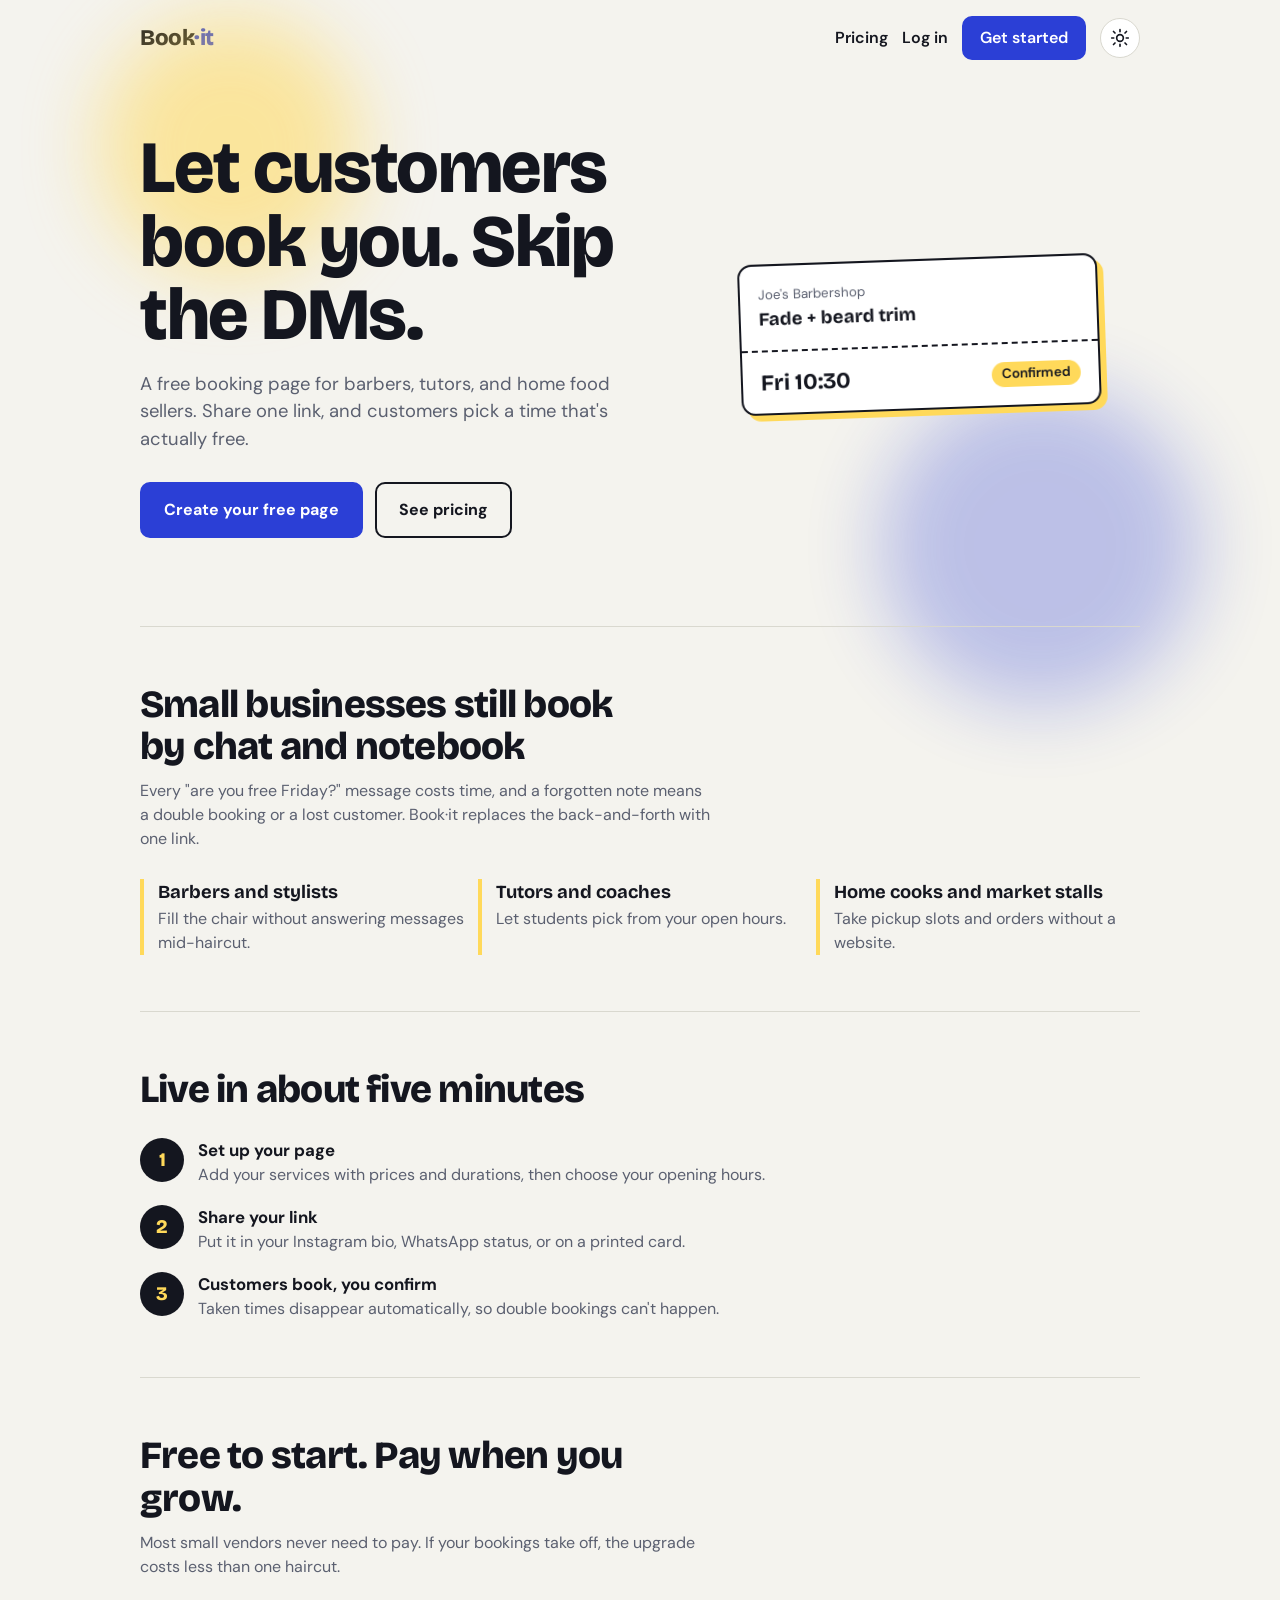
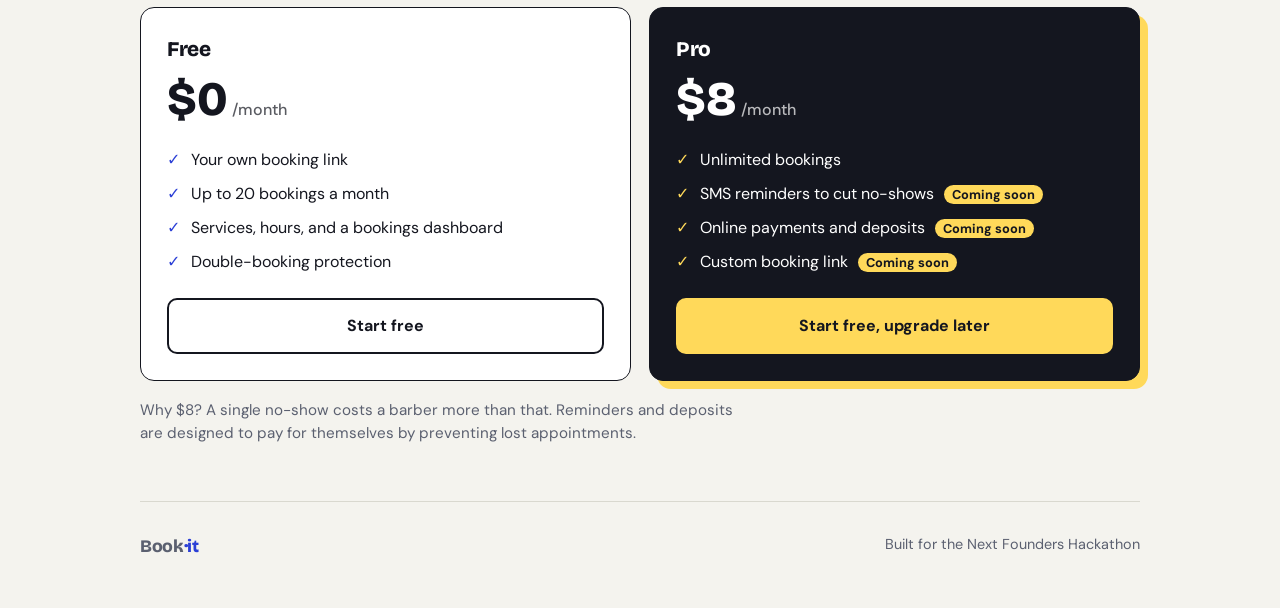
<file: index.html>
<!DOCTYPE html>
<html lang="en">
<head>
  <script>try{var t=localStorage.getItem("bookit-theme");if(t)document.documentElement.dataset.theme=t;}catch(e){}</script>
  <meta charset="UTF-8" />
  <meta name="viewport" content="width=device-width, initial-scale=1, viewport-fit=cover" />
  <meta name="theme-color" content="#f4f3ee" />
  <title>Book·it: a booking page for your small business</title>
  <meta name="description" content="Get a free booking page for your barbershop, tutoring, or food business. Share one link and let customers pick a time." />
  <link rel="preconnect" href="https://fonts.googleapis.com" />
  <link rel="preconnect" href="https://fonts.gstatic.com" crossorigin />
  <link href="https://fonts.googleapis.com/css2?family=Bricolage+Grotesque:wght@700;800&family=DM+Sans:wght@400;500;600;700&display=swap" rel="stylesheet" />
  <link rel="icon" type="image/svg+xml" href="favicon.svg" />
  <link rel="manifest" href="manifest.json" />
  <link rel="apple-touch-icon" href="icon-192.png" />
  <meta name="apple-mobile-web-app-capable" content="yes" />
  <meta name="apple-mobile-web-app-status-bar-style" content="black-translucent" />
  <link rel="stylesheet" href="style.css" />
</head>
<body>
  <div id="splash" class="splash" aria-hidden="true">
    <div class="splash-ring"></div>
    <span class="splash-word">Book<span class="dot">·</span>it</span>
  </div>
  <div class="land">
    <nav class="nav">
      <div class="wordmark">Book<span>·it</span></div>
      <div class="links">
        <a href="#pricing">Pricing</a>
        <a href="login.html">Log in</a>
        <a class="btn-a" href="login.html">Get started</a>
        <span id="theme-slot"></span>
      </div>
    </nav>

    <header class="hero">
      <div>
        <h1>Let customers book you. Skip the DMs.</h1>
        <p>A free booking page for barbers, tutors, and home food sellers. Share one link, and customers pick a time that's actually free.</p>
        <div class="cta">
          <a class="btn-a" href="login.html">Create your free page</a>
          <a class="btn-a ghost" href="#pricing">See pricing</a>
        </div>
        <button class="btn-a install-btn" id="install-btn" hidden style="margin-top:10px">📲 Install the app</button>
        <p class="ios-install-tip" id="ios-tip" hidden>
          <span>On iPhone: tap <b>Share</b> then <b>Add to Home Screen</b>.</span>
        </p>
      </div>
      <div class="slip" aria-hidden="true">
        <div class="slip-top">
          <small>Joe's Barbershop</small>
          <strong>Fade + beard trim</strong>
        </div>
        <div class="slip-perf"></div>
        <div class="slip-bottom">
          <b>Fri 10:30</b>
          <span class="slip-tag">Confirmed</span>
        </div>
      </div>
    </header>

    <section class="section reveal">
      <h2>Small businesses still book by chat and notebook</h2>
      <p class="lead">Every "are you free Friday?" message costs time, and a forgotten note means a double booking or a lost customer. Book·it replaces the back-and-forth with one link.</p>
      <div class="who">
        <div><b>Barbers and stylists</b><span>Fill the chair without answering messages mid-haircut.</span></div>
        <div><b>Tutors and coaches</b><span>Let students pick from your open hours.</span></div>
        <div><b>Home cooks and market stalls</b><span>Take pickup slots and orders without a website.</span></div>
      </div>
    </section>

    <section class="section reveal">
      <h2>Live in about five minutes</h2>
      <ol class="steps">
        <li><div><b>Set up your page</b><span>Add your services with prices and durations, then choose your opening hours.</span></div></li>
        <li><div><b>Share your link</b><span>Put it in your Instagram bio, WhatsApp status, or on a printed card.</span></div></li>
        <li><div><b>Customers book, you confirm</b><span>Taken times disappear automatically, so double bookings can't happen.</span></div></li>
      </ol>
    </section>

    <section class="section reveal" id="pricing">
      <h2>Free to start. Pay when you grow.</h2>
      <p class="lead">Most small vendors never need to pay. If your bookings take off, the upgrade costs less than one haircut.</p>

      <div class="plans">
        <div class="plan">
          <h3>Free</h3>
          <div class="price">$0<small> /month</small></div>
          <ul>
            <li>Your own booking link</li>
            <li>Up to 20 bookings a month</li>
            <li>Services, hours, and a bookings dashboard</li>
            <li>Double-booking protection</li>
          </ul>
          <a class="btn-a ghost" href="login.html">Start free</a>
        </div>

        <div class="plan pro">
          <h3>Pro</h3>
          <div class="price">$8<small> /month</small></div>
          <ul>
            <li>Unlimited bookings</li>
            <li>SMS reminders to cut no-shows <em>Coming soon</em></li>
            <li>Online payments and deposits <em>Coming soon</em></li>
            <li>Custom booking link <em>Coming soon</em></li>
          </ul>
          <a class="btn-a" href="login.html">Start free, upgrade later</a>
        </div>
      </div>

      <p class="pricing-note">Why $8? A single no-show costs a barber more than that. Reminders and deposits are designed to pay for themselves by preventing lost appointments.</p>
    </section>

    <footer>
      <span class="wordmark" style="font-size:1.1rem">Book<span>·it</span></span>
      <span>Built for the Next Founders Hackathon</span>
    </footer>
  </div>

  <script>
    const io = new IntersectionObserver((entries) => {
      entries.forEach((e) => { if (e.isIntersecting) { e.target.classList.add("in"); io.unobserve(e.target); } });
    }, { threshold: 0.15 });
    document.querySelectorAll(".reveal").forEach((el) => io.observe(el));
  </script>
  <script src="theme.js"></script>
  <script>mountThemeToggle(document.getElementById("theme-slot"));</script>
  <script src="pwa.js"></script>
  <script>mountInstallPrompt(); playInstalledLaunchAnimation();</script>
</body>
</html>
</file>
<file: style.css>
:root {
  --paper: #f4f3ee;
  --surface: #ffffff;
  --ink: #14161f;
  --muted: #5b6070;
  --line: #d9d8cf;
  --cobalt: #2b3fd6;
  --cobalt-dark: #1f2fa8;
  --butter: #ffd95a;
  --error: #b3261e;
  --radius: 14px;
}

[data-theme="dark"] {
  --paper: #12141c;
  --surface: #1b1e29;
  --ink: #f2f1ea;
  --muted: #9a9fb2;
  --line: #33374a;
  --cobalt: #7c89ff;
  --cobalt-dark: #97a2ff;
  --butter: #ffd95a;
  --error: #ff7a70;
}

[data-theme="dark"] .plan.pro { box-shadow: 8px 8px 0 rgba(255, 217, 90, .35); }
[data-theme="dark"] img, [data-theme="dark"] svg.brand-mark { filter: none; }

html { transition: background-color .25s ease; }
body { transition: background-color .25s ease, color .25s ease; }
.card, .item, .choice, .stat, .ticket, .plan, .day, .linkbox, .qr-card {
  transition: background-color .25s ease, border-color .25s ease;
}

* { box-sizing: border-box; margin: 0; -webkit-tap-highlight-color: transparent; }

html { scroll-behavior: smooth; }

body {
  font-family: "DM Sans", system-ui, sans-serif;
  background: var(--paper);
  color: var(--ink);
  line-height: 1.5;
  min-height: 100vh;
  padding-bottom: env(safe-area-inset-bottom);
}

/* iOS zooms in on any input under 16px; keep all inputs at 16px+ */
input, select, textarea, button { font-size: 16px; }

/* Real tap feedback for touch screens, since :hover doesn't fire there */
button, .choice, a.btn-a {
  -webkit-user-select: none; user-select: none;
  transition: transform .08s ease, background-color .15s ease, border-color .15s ease;
}
button:active, .choice:active, a.btn-a:active { transform: scale(0.97); }

/* Every tappable control should be comfortably thumb-sized */
.choice, .btn, .btn-a, .tabs button { min-height: 44px; }

h1, h2, h3, .wordmark {
  font-family: "Bricolage Grotesque", "DM Sans", sans-serif;
  letter-spacing: -0.02em;
}

:focus-visible { outline: 3px solid var(--cobalt); outline-offset: 2px; }

.wordmark { font-weight: 800; font-size: 1.4rem; }
.wordmark span { color: var(--cobalt); }

/* ---------- Auth page ---------- */
.shell {
  max-width: 1040px;
  margin: 0 auto;
  padding: 20px 20px 48px;
}

.shell > header { padding: 8px 0 24px; display: flex; justify-content: space-between; align-items: center; }

.split { display: grid; gap: 32px; }

@media (min-width: 860px) {
  .split { grid-template-columns: 1.05fr 1fr; gap: 64px; align-items: center; padding-top: 40px; }
}

.intro h1 {
  font-size: clamp(2.2rem, 6vw, 3.6rem);
  line-height: 1.02;
  font-weight: 800;
  max-width: 12ch;
}

.intro p { margin-top: 16px; color: var(--muted); max-width: 36ch; font-size: 1.05rem; }

/* booking slip: a preview of what customers will see */
.slip {
  margin-top: 32px;
  max-width: 340px;
  background: var(--surface);
  border: 2px solid var(--ink);
  border-radius: var(--radius);
  transform: rotate(-2deg);
  box-shadow: 6px 6px 0 var(--butter);
}
.slip-top { padding: 16px 18px; }
.slip-top small { color: var(--muted); }
.slip-top strong { display: block; font-size: 1.15rem; font-family: "Bricolage Grotesque", sans-serif; }
.slip-perf { border-top: 2px dashed var(--ink); }
.slip-bottom { padding: 14px 18px; display: flex; justify-content: space-between; align-items: center; }
.slip-bottom b { font-size: 1.4rem; font-family: "Bricolage Grotesque", sans-serif; }
.slip-tag { background: var(--butter); border-radius: 99px; padding: 2px 10px; font-size: .85rem; font-weight: 600; }

@media (max-width: 859px) { .slip { display: none; } }

.card {
  background: var(--surface);
  border: 1px solid var(--line);
  border-radius: var(--radius);
  padding: 24px;
}

.tabs {
  display: grid;
  grid-template-columns: 1fr 1fr;
  background: var(--paper);
  border-radius: 10px;
  padding: 4px;
  margin-bottom: 20px;
}
.tabs button {
  border: 0; background: transparent; padding: 10px; border-radius: 8px;
  font: inherit; font-weight: 600; color: var(--muted); cursor: pointer;
}
.tabs button[aria-selected="true"] { background: var(--surface); color: var(--ink); box-shadow: 0 1px 3px rgba(0,0,0,.12); }

label { display: block; font-weight: 600; font-size: .92rem; margin: 14px 0 6px; }
input {
  width: 100%; padding: 12px 14px; font: inherit;
  border: 1.5px solid var(--line); border-radius: 10px; background: var(--surface); color: var(--ink);
}
input:focus { border-color: var(--cobalt); outline: none; box-shadow: 0 0 0 3px rgba(43,63,214,.18); }
.hint { font-size: .85rem; color: var(--muted); margin-top: 6px; word-break: break-all; }

.btn {
  width: 100%; margin-top: 20px; padding: 14px; border: 0; border-radius: 10px;
  background: var(--cobalt); color: #fff; font: inherit; font-weight: 700; font-size: 1rem; cursor: pointer;
}
.btn:hover { background: var(--cobalt-dark); }
.btn:disabled { opacity: .6; cursor: wait; }
.btn.secondary { background: transparent; color: var(--ink); border: 1.5px solid var(--ink); width: auto; margin: 0; padding: 8px 14px; font-size: .9rem; }
.btn.secondary:hover { background: var(--ink); color: #fff; }

.msg { margin-top: 14px; font-size: .92rem; min-height: 1.3em; color: var(--error); }
.msg.ok { color: #1b6e3a; }

[hidden] { display: none !important; }

/* Loading skeleton, used while data is fetched */
.skel { background: linear-gradient(90deg, var(--line) 25%, #ece9dd 37%, var(--line) 63%); background-size: 400% 100%; animation: shimmer 1.4s ease infinite; border-radius: 8px; }
.skel-line { height: 14px; margin: 6px 0; }
.skel-block { height: 56px; border-radius: 12px; margin-bottom: 10px; }
@keyframes shimmer { 0% { background-position: 100% 0; } 100% { background-position: -100% 0; } }
@media (prefers-reduced-motion: reduce) { .skel { animation: none; } }

/* ---------- Dashboard ---------- */
.topbar {
  display: flex; justify-content: space-between; align-items: center;
  padding: 16px 0 24px; gap: 12px;
}
.dash h1 { font-size: clamp(1.8rem, 5vw, 2.6rem); font-weight: 800; }
.linkbox {
  margin-top: 20px; display: flex; gap: 10px; align-items: center; flex-wrap: wrap;
  background: var(--surface); border: 1.5px dashed var(--ink); border-radius: var(--radius); padding: 14px 16px;
}
.linkbox code { flex: 1; min-width: 200px; word-break: break-all; font-size: .95rem; }
.empty { margin-top: 24px; color: var(--muted); }

@media (prefers-reduced-motion: reduce) { * { transition: none !important; } }

/* ---------- Dashboard sections ---------- */
.panel { margin-top: 28px; }
.panel h2 { font-size: 1.4rem; font-weight: 800; margin-bottom: 4px; }
.panel .sub { color: var(--muted); font-size: .95rem; margin-bottom: 14px; }

.list { display: grid; gap: 10px; margin-bottom: 16px; }
.item {
  display: flex; justify-content: space-between; align-items: center; gap: 12px;
  background: var(--surface); border: 1px solid var(--line); border-radius: 12px; padding: 12px 14px;
}
.item b { display: block; }
.item small { color: var(--muted); }
.btn.danger { color: var(--error); border-color: var(--error); }
.btn.danger:hover { background: var(--error); color: #fff; }

.row3 { display: grid; grid-template-columns: 1fr; gap: 0 12px; }
@media (min-width: 600px) { .row3 { grid-template-columns: 2fr 1fr 1fr; } }
.btn.inline { width: auto; padding: 12px 20px; margin-top: 16px; }

.hours { display: grid; gap: 8px; }
.day {
  display: grid; grid-template-columns: 1fr auto auto; align-items: center; gap: 8px;
  background: var(--surface); border: 1px solid var(--line); border-radius: 12px; padding: 10px 12px;
}
.day label { margin: 0; display: flex; align-items: center; gap: 10px; font-weight: 600; }
.day input[type="checkbox"] { width: 22px; height: 22px; accent-color: var(--cobalt); flex-shrink: 0; }
.day input[type="time"] { width: auto; padding: 8px 6px; min-width: 0; }
.day.off input[type="time"] { opacity: .35; pointer-events: none; }
@media (max-width: 380px) {
  .day { grid-template-columns: 1fr; }
  .day > input[type="time"] { justify-self: stretch; }
}

/* ---------- Public booking page ---------- */
.book { max-width: 620px; margin: 0 auto; padding: 20px 20px 64px; }
.book h1 { font-size: clamp(2rem, 7vw, 2.8rem); font-weight: 800; line-height: 1.05; }
.book .about { color: var(--muted); margin-top: 8px; }
.step { margin-top: 28px; }
.step h2 { font-size: 1.15rem; font-weight: 800; margin-bottom: 10px; }

.choices { display: grid; gap: 10px; }
.choice {
  text-align: left; font: inherit; cursor: pointer; width: 100%;
  background: var(--surface); border: 1.5px solid var(--line); border-radius: 12px; padding: 12px 14px;
  display: flex; justify-content: space-between; align-items: center; gap: 12px; color: var(--ink);
}
.choice small { color: var(--muted); display: block; }
.choice:hover { border-color: var(--ink); }
.choice[aria-pressed="true"] { border-color: var(--cobalt); background: #eef0ff; box-shadow: 0 0 0 2px var(--cobalt) inset; }

.dates {
  display: flex; gap: 8px; overflow-x: auto; padding: 2px 2px 10px;
  scroll-snap-type: x proximity; -webkit-overflow-scrolling: touch;
  scrollbar-width: thin;
}
.dates .choice { flex: 0 0 auto; width: auto; flex-direction: column; align-items: center; gap: 0; min-width: 76px; min-height: 76px; justify-content: center; scroll-snap-align: start; text-align: center; }
.dates .choice b { font-size: 1.3rem; font-family: "Bricolage Grotesque", sans-serif; }

.times { display: grid; grid-template-columns: repeat(auto-fill, minmax(84px, 1fr)); gap: 8px; }
.times .choice { justify-content: center; padding: 10px 0; font-weight: 600; }

.ticket {
  margin-top: 24px; background: var(--surface); border: 2px solid var(--ink); border-radius: var(--radius);
  box-shadow: 6px 6px 0 var(--butter);
}
.ticket .top { padding: 18px; }
.ticket .top small { color: var(--muted); }
.ticket .top strong { display: block; font-size: 1.3rem; font-family: "Bricolage Grotesque", sans-serif; }
.ticket .perf { border-top: 2px dashed var(--ink); }
.ticket .bottom { padding: 16px 18px; display: flex; justify-content: space-between; align-items: center; gap: 10px; flex-wrap: wrap; }
.ticket .bottom b { font-size: 1.5rem; font-family: "Bricolage Grotesque", sans-serif; }
.ticket .tag { background: var(--butter); border-radius: 99px; padding: 2px 12px; font-weight: 600; font-size: .9rem; }
.footer-note { margin-top: 32px; text-align: center; color: var(--muted); font-size: .85rem; }

/* ---------- Bookings list ---------- */
.day-head { font-size: 1rem; font-weight: 800; margin: 18px 0 8px; }
.booking { flex-wrap: wrap; }
.booking small a { color: var(--cobalt); font-weight: 600; }
.actions { display: flex; gap: 8px; align-items: center; flex-wrap: wrap; }
.tag { border-radius: 99px; padding: 2px 10px; font-size: .82rem; font-weight: 600; }
.tag.pending { background: var(--butter); }
.tag.confirmed { background: #c9f0d6; color: #14532d; }

/* ---------- Landing page ---------- */
.land { max-width: 1040px; margin: 0 auto; padding: 0 20px; }
.nav { display: flex; justify-content: space-between; align-items: center; padding: 16px 0; gap: 10px; }
.nav .links { display: flex; gap: 14px; align-items: center; }
.nav a { color: var(--ink); font-weight: 600; text-decoration: none; white-space: nowrap; }
.nav a:hover { color: var(--cobalt); }
@media (max-width: 420px) {
  .nav .links a:not(.btn-a) { display: none; } /* keep just Get started on very small screens */
  .nav a.btn-a { padding: 10px 14px; font-size: .92rem; }
}

.btn-a {
  display: inline-block; padding: 14px 22px; border-radius: 10px; font-weight: 700; text-decoration: none;
  background: var(--cobalt); color: #fff; border: 2px solid var(--cobalt);
}
.btn-a:hover { background: var(--cobalt-dark); border-color: var(--cobalt-dark); color: #fff; }
.btn-a.ghost { background: transparent; color: var(--ink); border-color: var(--ink); }
.btn-a.ghost:hover { background: var(--ink); color: #fff; }
.nav a.btn-a { color: #fff; padding: 8px 16px; }

.hero { display: grid; gap: 40px; padding: 32px 0 64px; }
@media (min-width: 860px) { .hero { grid-template-columns: 1.2fr 1fr; align-items: center; padding: 56px 0 88px; } }
.hero h1 { font-size: clamp(2.6rem, 8vw, 4.6rem); line-height: 1; font-weight: 800; max-width: 11ch; }
.hero p { margin-top: 18px; font-size: 1.15rem; color: var(--muted); max-width: 38ch; }
.hero .cta { margin-top: 28px; display: flex; gap: 12px; flex-wrap: wrap; }
.hero .slip { display: block; margin: 0 auto; max-width: 360px; width: 100%; }

.section { padding: 56px 0; border-top: 1px solid var(--line); }
.section > h2 { font-size: clamp(1.7rem, 5vw, 2.4rem); font-weight: 800; max-width: 20ch; line-height: 1.1; }
.section > .lead { margin-top: 12px; color: var(--muted); max-width: 52ch; }

.who { margin-top: 28px; display: grid; gap: 14px; }
@media (min-width: 720px) { .who { grid-template-columns: repeat(3, 1fr); } }
.who div { padding-left: 14px; border-left: 4px solid var(--butter); }
.who b { display: block; font-family: "Bricolage Grotesque", sans-serif; font-size: 1.15rem; }
.who span { color: var(--muted); }

.steps { margin: 28px 0 0; padding: 0; list-style: none; display: grid; gap: 18px; counter-reset: s; }
.steps li { counter-increment: s; display: grid; grid-template-columns: 44px 1fr; gap: 14px; align-items: start; }
.steps li::before {
  content: counter(s); width: 44px; height: 44px; border-radius: 50%; background: var(--ink); color: var(--butter);
  display: grid; place-items: center; font-family: "Bricolage Grotesque", sans-serif; font-weight: 800; font-size: 1.2rem;
}
.steps b { display: block; font-size: 1.05rem; }
.steps span { color: var(--muted); }

.plans { margin-top: 28px; display: grid; gap: 18px; }
@media (min-width: 720px) { .plans { grid-template-columns: 1fr 1fr; align-items: stretch; } }
.plan { border-radius: var(--radius); padding: 26px; border: 1.5px solid var(--ink); background: var(--surface); display: flex; flex-direction: column; }
.plan h3 { font-size: 1.3rem; font-weight: 800; }
.plan .price { font-family: "Bricolage Grotesque", sans-serif; font-size: 3rem; font-weight: 800; line-height: 1.1; margin: 8px 0; }
.plan .price small { font-size: 1rem; font-weight: 500; font-family: "DM Sans", sans-serif; opacity: .7; }
.plan ul { list-style: none; padding: 0; margin: 14px 0 24px; display: grid; gap: 10px; flex: 1; }
.plan li { padding-left: 24px; position: relative; }
.plan li::before { content: "✓"; position: absolute; left: 0; font-weight: 800; color: var(--cobalt); }
.plan li em { font-style: normal; font-size: .8rem; font-weight: 700; background: var(--butter); color: var(--ink); border-radius: 99px; padding: 1px 8px; margin-left: 6px; }
.plan.pro { background: var(--ink); color: #fff; box-shadow: 8px 8px 0 var(--butter); }
.plan.pro li::before { color: var(--butter); }
.plan.pro .btn-a { background: var(--butter); border-color: var(--butter); color: var(--ink); text-align: center; }
.plan .btn-a { text-align: center; }
.pricing-note { margin-top: 18px; color: var(--muted); font-size: .95rem; max-width: 60ch; }

.land footer { padding: 32px 0 48px; border-top: 1px solid var(--line); color: var(--muted); font-size: .9rem; display: flex; justify-content: space-between; flex-wrap: wrap; gap: 8px; }

/* ================= Animation pass ================= */

/* Wordmark: the dot has a pulse, the whole mark hops on hover */
.wordmark { display: inline-flex; }
.wordmark span { color: var(--cobalt); display: inline-block; animation: dotPulse 2.4s ease-in-out infinite; }
a.wordmark:hover, .wordmark:hover { animation: wmHop .5s ease; }
@keyframes dotPulse { 0%, 100% { transform: scale(1); } 50% { transform: scale(1.35) rotate(-8deg); } }
@keyframes wmHop { 0% { transform: translateY(0); } 30% { transform: translateY(-6px) rotate(-3deg); } 55% { transform: translateY(0) rotate(2deg); } 100% { transform: translateY(0); } }

/* Floating, slightly wobbling ticket/slip illustration */
.slip {
  animation: slipFloat 5s ease-in-out infinite;
  transform-origin: 50% 100%;
}
@keyframes slipFloat {
  0%, 100% { transform: rotate(-2deg) translateY(0); }
  50% { transform: rotate(1.5deg) translateY(-10px); }
}

/* Drifting gradient blobs behind the hero, pure CSS, no images */
.hero { position: relative; overflow: visible; isolation: isolate; }
.hero::before, .hero::after {
  content: ""; position: absolute; z-index: -1; border-radius: 50%; filter: blur(38px); opacity: .55;
  will-change: transform;
}
.hero::before {
  width: 260px; height: 260px; background: var(--butter);
  top: -60px; left: -40px; animation: blobA 9s ease-in-out infinite;
}
.hero::after {
  width: 320px; height: 320px; background: var(--cobalt); opacity: .28;
  bottom: -80px; right: -60px; animation: blobB 11s ease-in-out infinite;
}
@keyframes blobA { 0%,100% { transform: translate(0,0) scale(1); } 50% { transform: translate(30px,40px) scale(1.15); } }
@keyframes blobB { 0%,100% { transform: translate(0,0) scale(1); } 50% { transform: translate(-25px,-30px) scale(1.1); } }

/* Button shine sweep on hover */
.btn-a, .btn { position: relative; overflow: hidden; }
.btn-a::after, .btn:not(.secondary):not(.danger)::after {
  content: ""; position: absolute; top: 0; left: -60%; width: 40%; height: 100%;
  background: linear-gradient(120deg, transparent, rgba(255,255,255,.55), transparent);
  transform: skewX(-20deg); transition: left .55s ease;
}
.btn-a:hover::after, .btn:not(.secondary):not(.danger):hover::after { left: 130%; }

/* Scroll reveal: sections settle into place as they enter view */
.reveal { opacity: 0; transform: translateY(28px) rotate(-.4deg); transition: opacity .6s ease, transform .6s cubic-bezier(.2,.8,.2,1); }
.reveal.in { opacity: 1; transform: translateY(0) rotate(0); }

/* Choice buttons (services/dates/times) pop in with a stagger */
.choices .choice, .dates .choice, .times .choice { animation: popIn .35s cubic-bezier(.2,.9,.3,1.3) backwards; }
.choices .choice:nth-child(1), .dates .choice:nth-child(1), .times .choice:nth-child(1) { animation-delay: .02s; }
.choices .choice:nth-child(2), .dates .choice:nth-child(2), .times .choice:nth-child(2) { animation-delay: .06s; }
.choices .choice:nth-child(3), .dates .choice:nth-child(3), .times .choice:nth-child(3) { animation-delay: .10s; }
.choices .choice:nth-child(4), .dates .choice:nth-child(4), .times .choice:nth-child(4) { animation-delay: .14s; }
.choices .choice:nth-child(5), .dates .choice:nth-child(5), .times .choice:nth-child(5) { animation-delay: .18s; }
.choices .choice:nth-child(n+6), .dates .choice:nth-child(n+6), .times .choice:nth-child(n+6) { animation-delay: .2s; }
@keyframes popIn { from { opacity: 0; transform: scale(.85) translateY(6px); } to { opacity: 1; transform: scale(1) translateY(0); } }

/* Selected choice gets a little confirm bounce */
.choice[aria-pressed="true"] { animation: choicePick .3s ease; }
@keyframes choicePick { 0% { transform: scale(1); } 40% { transform: scale(1.06); } 100% { transform: scale(1); } }

/* Ticket entrance on successful booking, plus confetti pieces */
#done .ticket { animation: ticketIn .55s cubic-bezier(.2,.8,.25,1.2); }
@keyframes ticketIn { from { opacity: 0; transform: translateY(24px) rotate(-6deg) scale(.9); } to { opacity: 1; transform: translateY(0) rotate(0) scale(1); } }

.confetti-piece {
  position: fixed; top: -10px; z-index: 999; pointer-events: none; border-radius: 2px;
  animation: confettiFall linear forwards;
}
@keyframes confettiFall {
  to { transform: translateY(100vh) rotate(540deg); opacity: .9; }
}
@media (prefers-reduced-motion: reduce) {
  .wordmark span, a.wordmark:hover, .wordmark:hover, .slip, .hero::before, .hero::after,
  .btn-a::after, .btn::after, .choice, .choice[aria-pressed="true"], #done .ticket, .confetti-piece {
    animation: none !important; transition: none !important;
  }
  .reveal { opacity: 1; transform: none; }
}

/* ---------- Stats ---------- */
.stats { display: grid; grid-template-columns: 1fr 1fr; gap: 12px; margin-top: 18px; }
.stat { background: var(--surface); border: 1.5px solid var(--ink); border-radius: var(--radius); padding: 16px 18px; }
.stat-num { display: block; font-family: "Bricolage Grotesque", sans-serif; font-size: 1.9rem; font-weight: 800; }
.stat-label { color: var(--muted); font-size: .88rem; }

/* ---------- Live indicator ---------- */
.live-dot {
  display: inline-block; width: 9px; height: 9px; border-radius: 50%;
  background: var(--line); margin-left: 8px; vertical-align: middle;
}
.live-dot.on { background: #2fae5e; animation: livePulse 1.8s ease-in-out infinite; }
@keyframes livePulse { 0%,100% { box-shadow: 0 0 0 0 rgba(47,174,94,.5); } 70% { box-shadow: 0 0 0 7px rgba(47,174,94,0); } }

/* ---------- Toasts ---------- */
#toasts { position: fixed; top: 14px; right: 14px; left: 14px; z-index: 1000; display: flex; flex-direction: column; align-items: flex-end; gap: 8px; pointer-events: none; }
.toast {
  pointer-events: auto; cursor: pointer; max-width: 320px;
  background: var(--ink); color: #fff; font-weight: 600; font-size: .92rem;
  padding: 12px 16px; border-radius: 10px; box-shadow: 0 8px 24px rgba(0,0,0,.25);
  animation: toastIn .35s cubic-bezier(.2,.85,.3,1.2), toastOut .3s ease 5.7s forwards;
}
.toast::before { content: "🔔  "; }
@keyframes toastIn { from { opacity: 0; transform: translateY(-16px) scale(.95); } to { opacity: 1; transform: translateY(0) scale(1); } }
@keyframes toastOut { to { opacity: 0; transform: translateY(-10px); } }
@media (prefers-reduced-motion: reduce) { .toast, .live-dot.on { animation: none !important; } }

/* ---------- QR card ---------- */
.qr-card {
  margin-top: 14px; background: var(--surface); border: 1px solid var(--line); border-radius: var(--radius);
  padding: 16px; display: flex; gap: 16px; align-items: center; flex-wrap: wrap;
}
.qr-card canvas { border-radius: 8px; border: 1px solid var(--line); flex-shrink: 0; }
.qr-card > div { flex: 1; min-width: 180px; }

/* ---------- Theme toggle ---------- */
.theme-btn {
  width: 40px; height: 40px; border-radius: 50%; border: 1.5px solid var(--line);
  background: var(--surface); color: var(--ink); display: grid; place-items: center;
  cursor: pointer; flex-shrink: 0; position: relative; overflow: hidden;
}
.theme-btn svg { width: 20px; height: 20px; transition: transform .4s cubic-bezier(.2,.8,.2,1.2), opacity .3s ease; }
.theme-btn .sun { position: absolute; }
.theme-btn .moon { position: absolute; }
[data-theme="dark"] .theme-btn .sun { opacity: 0; transform: rotate(90deg) scale(.4); }
[data-theme="dark"] .theme-btn .moon { opacity: 1; transform: rotate(0) scale(1); }
:root:not([data-theme="dark"]) .theme-btn .sun { opacity: 1; transform: rotate(0) scale(1); }
:root:not([data-theme="dark"]) .theme-btn .moon { opacity: 0; transform: rotate(-90deg) scale(.4); }
.theme-btn:active { transform: scale(.9); }

.theme-fixed { position: fixed; top: 14px; right: 14px; z-index: 200; }

/* ---------- PWA install button ---------- */
.install-btn {
  position: relative; overflow: visible;
  animation: installGlow 2.2s ease-in-out infinite;
}
@keyframes installGlow {
  0%, 100% { box-shadow: 0 0 0 0 rgba(43,63,214,.45); }
  50% { box-shadow: 0 0 0 10px rgba(43,63,214,0); }
}
[data-theme="dark"] .install-btn { animation-name: installGlowDark; }
@keyframes installGlowDark {
  0%, 100% { box-shadow: 0 0 0 0 rgba(124,137,255,.55); }
  50% { box-shadow: 0 0 0 10px rgba(124,137,255,0); }
}

.ios-install-tip {
  margin-top: 14px; background: var(--surface); border: 1.5px dashed var(--ink);
  border-radius: 12px; padding: 12px 16px; font-size: .92rem; color: var(--muted);
  display: flex; align-items: center; gap: 8px;
}
.ios-install-tip b { color: var(--ink); }

/* ---------- Installed-app boot animation ---------- */
.splash {
  display: none;
  position: fixed; inset: 0; z-index: 9999;
  background: var(--cobalt);
  align-items: center; justify-content: center;
  clip-path: circle(150% at 50% 50%);
}
html.is-installed-launch .splash {
  display: flex;
  animation: splashIris 1.6s cubic-bezier(.5,0,.2,1) forwards;
}
@keyframes splashIris {
  0%, 52% { clip-path: circle(150% at 50% 50%); }
  100% { clip-path: circle(0% at 50% 50%); }
}

.splash-ring {
  position: absolute; width: 40px; height: 40px; border-radius: 50%;
  border: 3px solid var(--butter); opacity: 0;
}
html.is-installed-launch .splash-ring {
  animation: ringPulse 0.9s ease-out 0.35s;
}
@keyframes ringPulse {
  0% { transform: scale(1); opacity: .9; }
  100% { transform: scale(9); opacity: 0; }
}

.splash-word {
  font-family: "Bricolage Grotesque", sans-serif;
  font-weight: 800; font-size: 2.4rem; color: #fff;
  display: inline-block; transform: scale(0);
}
html.is-installed-launch .splash-word {
  animation: wordPop 0.55s cubic-bezier(.2,1.4,.4,1) 0.1s forwards;
}
@keyframes wordPop {
  0% { transform: scale(0) rotate(-8deg); opacity: 0; }
  60% { transform: scale(1.15) rotate(2deg); opacity: 1; }
  100% { transform: scale(1) rotate(0); opacity: 1; }
}
.splash-sub {
  color: rgba(255,255,255,.75); font-size: .85rem; font-weight: 600;
  opacity: 0;
}
html.is-installed-launch .splash-sub {
  animation: subFade 0.5s ease 0.6s forwards;
}
@keyframes subFade { to { opacity: 1; } }
.splash-word .dot { color: var(--butter); display: inline-block; }
html.is-installed-launch .splash-word .dot {
  animation: dotSpin 0.6s ease-out 0.45s;
}
@keyframes dotSpin {
  0% { transform: scale(0.6) rotate(0); }
  100% { transform: scale(1) rotate(360deg); }
}
@media (prefers-reduced-motion: reduce) {
  html.is-installed-launch .splash { animation: none; display: none; }
}
</file>
